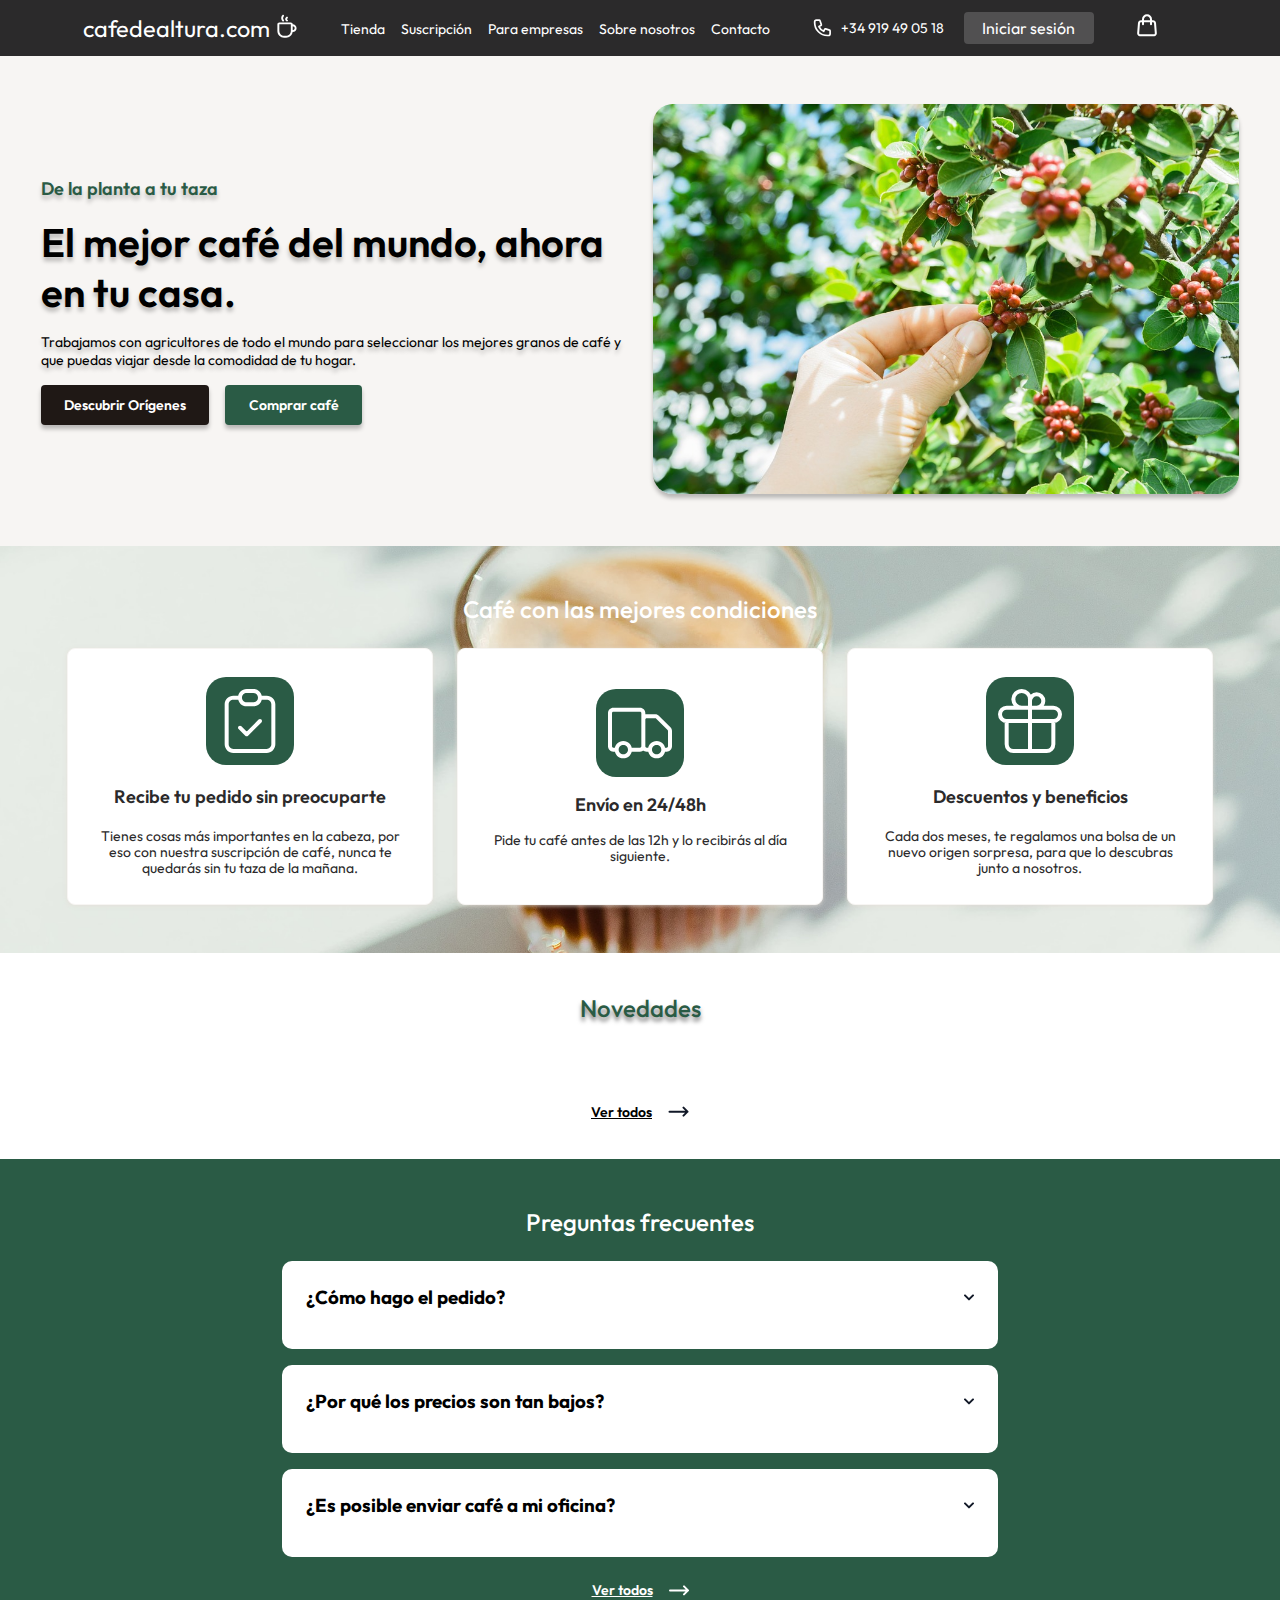
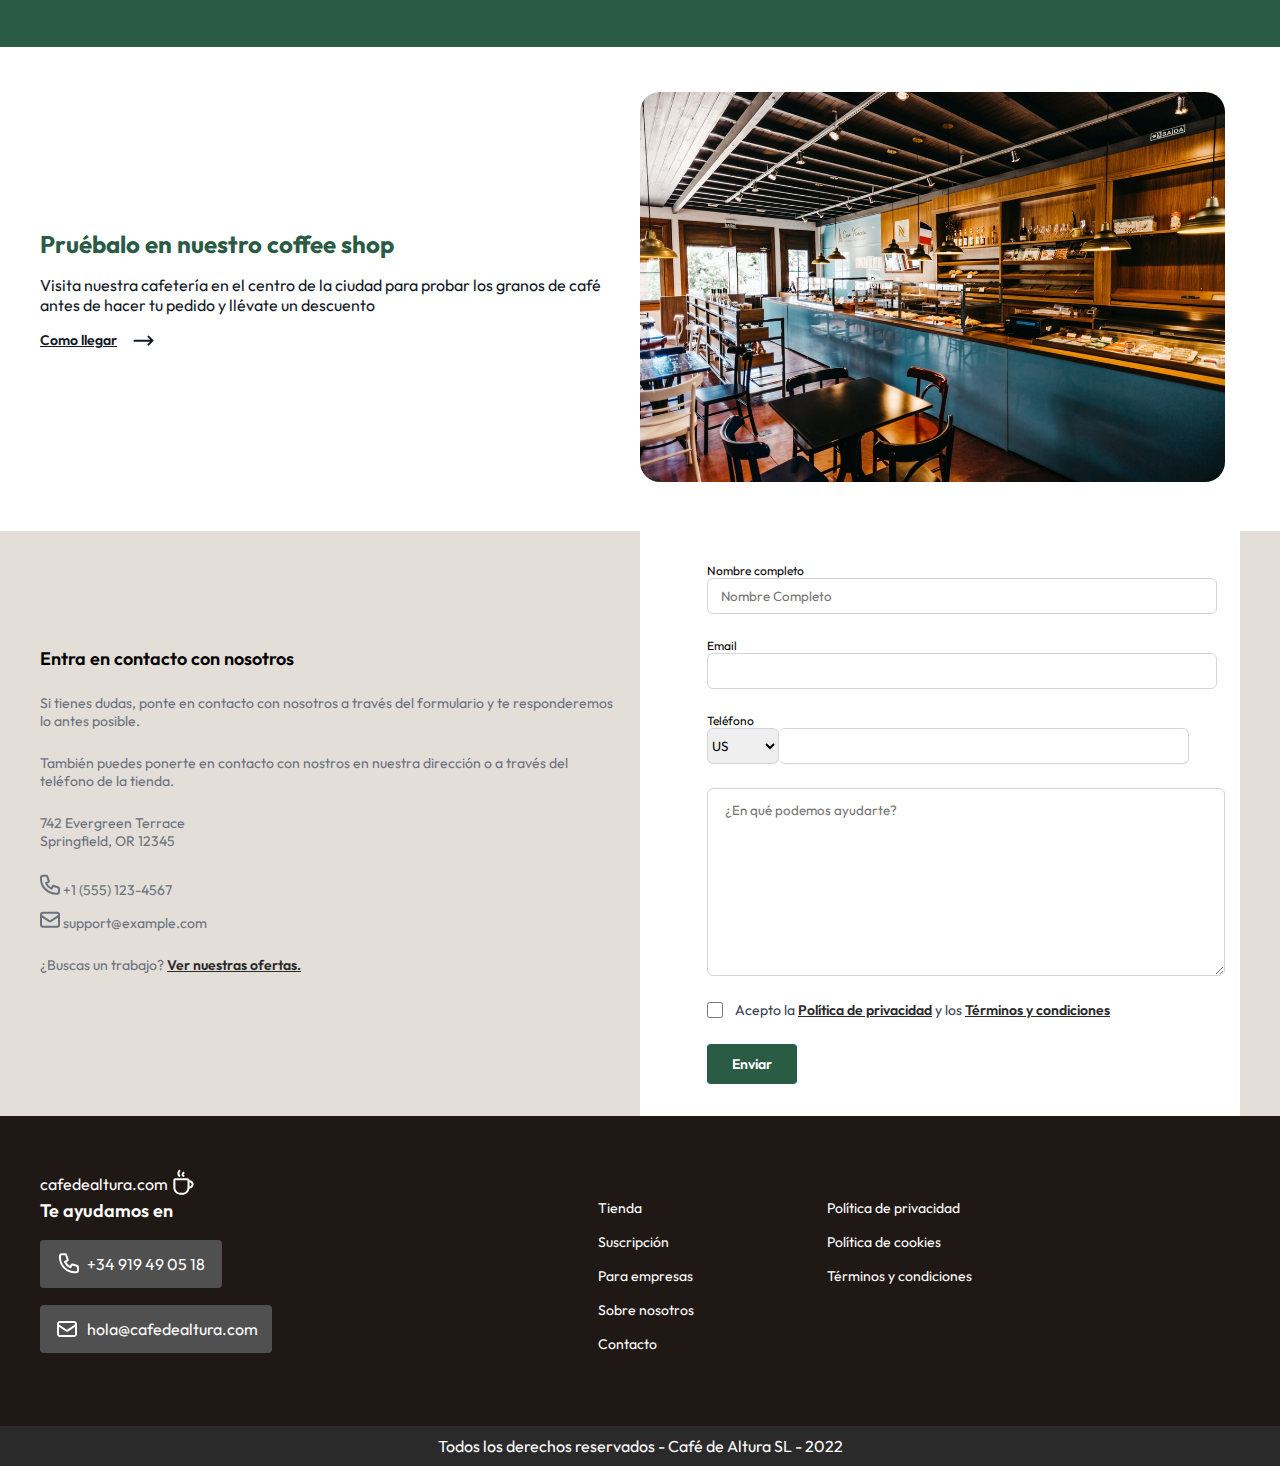
<file: index.html>
<!DOCTYPE html>
<html lang="en">

<head>
    <meta charset="UTF-8">
    <meta http-equiv="X-UA-Compatible" content="IE=edge">
    <meta name="viewport" content="width=device-width, initial-scale=1.0">

    <link rel="preconnect" href="https://fonts.googleapis.com">
    <link rel="preconnect" href="https://fonts.gstatic.com" crossorigin>
    <link href="https://fonts.googleapis.com/css2?family=Outfit&display=swap" rel="stylesheet">
    <link rel="stylesheet" href="assets/indexStyles.css">
    <title>Café de altura</title>
</head>

<body>
    <!--Marcos Gutierrez Moya-->
    <!--Promo full time-->
    <nav id="navBar">
        <section> <!-- 1) Nombre-->
            <div>
                <a href="index.html">cafedealtura.com</a>
            </div>
            <div>
                <img src="assets/img/cafeLogo.svg" alt="simbolo cafe">
            </div>
        </section>
        <section> <!-- 2) Páginas-->
            <div>
                <a href="assets/pages/tienda.html">Tienda</a>
            </div>
            <div>
                <a href="assets/pages/Suscripción.html">Suscripción</a>
            </div>
            <div>
                <a href="assets/pages/paraEmpresas.html">Para empresas</a>
            </div>
            <div>
                <a href="assets/pages/sobreNosotros.html">Sobre nosotros</a>
            </div>
            <div>
                <a href="assets/pages/contacto.html">Contacto</a>
            </div>
        </section>
        <section> <!-- 3) teléfono-->
            <div>
                <img src="assets/img/tlfLogo.svg" alt="Logo de teléfono">
                <a href="tel:+34919490518">+34 919 49 05 18</a>
            </div>
            <div>
                <input type="button" value="Iniciar sesión" id="initSesion">
            </div>
        </section>
        <section> <!-- 4) logo tienda-->
            <div>
                <a href="assets/pages/cesta.html">
                    <input type="image" src="assets/img/tiendaLogo.svg" alt="Logo de la cesta">
                </a>
            </div>
            <p id="cuentaProductos"></p>
        </section>
    </nav>
    <header id="head">
        <section>
            <div id="secTittle">
                <article>
                    <h3>De la planta a tu taza</h3>
                    <h1>El mejor café del mundo, ahora en tu casa.</h1>
                    <p>Trabajamos con agricultores de todo el mundo para seleccionar los mejores granos de café y que puedas
                        viajar desde la comodidad de tu hogar.</p>
                        <div>
                            <input type="button" value="Descubrir Orígenes">
                            <input type="button" value="Comprar café">
                        </div>
                </article>
                <aside>
                    <img src="assets/img/Planta-de-café.jpg" alt="Planta de café" id="imgPlantaCafe">
                </aside>
            </div>
        </section>
    </header>
    <div id="cajitas">
        <h2>Café con las mejores condiciones</h2>
        <section>
            <div class="cajitaGrande">
                <div>
                    <img src="assets/img/CheckLogo.svg" alt="logo check">
                </div>
                <h3>Recibe tu pedido sin preocuparte</h3>
                <p>Tienes cosas más importantes en la cabeza, por eso con nuestra suscripción de café, nunca te quedarás sin tu taza de la mañana.</p>
            </div>
            <div class="cajitaPequeña">
                <div>
                    <img src="assets/img/camionLogo.svg" alt="logo check">
                </div>
                <h3>Envío en 24/48h</h3>
                <p>Pide tu café antes de las 12h y lo recibirás al día siguiente.</p>
            </div>
            <div class="cajitaGrande">
                <div>
                    <img src="assets/img/regaloLogo.svg" alt="logo check">
                </div>
                <h3>Descuentos y beneficios</h3>
                <p>Cada dos meses, te regalamos una bolsa de un nuevo origen sorpresa, para que lo descubras junto a nosotros.</p>
            </div>
        </section>
    </div>
    <main id="bolsasCafe">
        <section>
            <h2 id="News">Novedades</h2>
            <div id="coffeePlace">
                <!-- <article>
                    <img src="assets/img/CoffeBags/CoffeeBagCR.svg" alt="bolsa cafe costa rica">
                    <div>
                        <input type="button" value="Costa Rica Tarrazú">
                        <p>9,00 €</p>
                    </div>
                    <input class="masProducto" type="button" value="Añadir">
                </article>
                <article>
                    <img src="assets/img/CoffeBags/CoffeeBagC.svg" alt="bolsa cafe colombia">
                    <div>
                        <input type="button" value="Colombia Los Naranjos">
                        <p>9,00 €</p>
                    </div>
                    <input class="masProducto" type="button" value="Añadir">
                </article>
                <article>
                    <img src="assets/img/CoffeBags/CoffeeBagLaos.svg" alt="bolsa cafe laos">
                    <div>
                        <input type="button" value="Laos Amanecer">
                        <p>9,00 €</p>
                    </div>
                    <input class="masProducto" type="button" value="Añadir">
                </article>
                <article>
                    <img src="assets/img/CoffeBags/CoffeeBagE.svg" alt="bolsa cafe etiopia">
                    <div>
                        <input type="button" value="Etiopía Yrgacheff">
                        <p>9,00 €</p>
                    </div>
                    <input class="masProducto" type="button" value="Añadir">
                </article> -->
            </div>
            <article>
                <a href="">Ver todos</a>
                <img src="assets/img/flecha.svg" alt="flecha">
            </article>
        </section>
    </main>
    <article id="faq">
        <h2>Preguntas frecuentes</h2>
        <main>
            <article>
                <section>
                    <h3>¿Cómo hago el pedido?</h3>
                    <img id="flecha1" class="flechaFaq" src="assets/img/flechitaAbajo.svg" alt="abierto">
                    <!-- <input type="button" value="^"> -->
                </section>
                <!-- <img src="assets/img/Divider.png" alt=""> -->
                <div class="FAQtext" id="faq1">
                    <div class="separador"></div>
                    <p>Selecciona el café que desees probar y completa el proceso de compra. Si lo prefieres, te preguntaremos cada cuánto quieres que te lo mandemos a casa y así nunca te quedarás sin café.</p>
                </div>
            </article>
            <article>
                <section>
                    <h3>¿Por qué los precios son tan bajos?</h3>
                    <img id="flecha2" class="flechaFaq" src="assets/img/flechitaAbajo.svg" alt="abierto">
                    <!-- <input type="button" value="^"> -->
                </section>
                <!-- <img src="assets/img/Divider.png" alt=""> -->
                <div class="FAQtext" id="faq2">
                    <div class="separador"></div>
                    <p>Viajamos constantemente para encontrar los mejores granos y a los agricultores más exigentes. Si podemos ofrecerte estos precios es porque tratamos directamente con los productores de café, sin intermediarios. Así obtenemos el mejor precio para ti y la persona que está detrás de los granos de café recibe el mayor beneficio posible. </p>
                </div>
            </article>
            <article>
                <section>
                    <h3>¿Es posible enviar café a mi oficina?</h3>
                    <img id="flecha3" class="flechaFaq"src="assets/img/flechitaAbajo.svg" alt="cerrado">
                    <!-- <input type="button" value="^"> -->
                </section>
                <!-- <img src="assets/img/Divider.png" alt=""> -->
                <div class="FAQtext" id="faq3">
                    <div class="separador"></div>
                    <p>Si, pero solo si te haces VIP.</p>
                </div>
            </article>
        </main>
        <article>
            <a href="assets/pages/sobreNosotros.html">Ver todos </a>
            <img src="assets/img/flechaBlanca.svg" alt="flecha">
        </article>
    </article>
    <article id="info">
        <div>
            <section>
                <h2>Pruébalo en nuestro coffee shop</h2>
                <p>Visita nuestra cafetería en el centro de la ciudad para probar los granos de café antes de hacer tu pedido y llévate un descuento</p>
                <article>
                    <a href="">Como llegar</a>
                    <img src="assets/img/flecha.svg" alt="flecha">
                </article>
            </section>
            <aside>
                <img src="assets/img/restaurante.jpg" alt="foto del lugar">
            </aside>
        </div>
    </article>
    <section id="formPage">
        <article> <!--parte izq-->
            <div>
                <header>
                    <h3>Entra en contacto con nosotros</h3>
                    <p>Si tienes dudas, ponte en contacto con nosotros a través del formulario y te responderemos lo antes posible.</p>
                </header>
                <main>
                    <p>También puedes ponerte en contacto con nostros en nuestra dirección o a través del teléfono de la tienda.</p>
                    <p>742 Evergreen Terrace<br>Springfield, OR 12345</p>
                    <div>
                        <p><img src="assets/img/tlfLogoGris.svg" alt="telefoncito"> +1 (555) 123-4567</p>
                        <p><img src="assets/img/mailLogoGris.svg" alt="logo correo"> support@example.com</p>
                    </div>
                    <p>
                        ¿Buscas un trabajo? 
                        <a href="assets/pages/paraEmpresas.html">Ver nuestras ofertas.</a>
                    </p>
                </main>
            </div>
        </article>
        <aside> <!--formulario-->
            <form id="submit">
                <div class="form-field">
                    <label for="username">Nombre completo</label>
                    <input type="text" id="username" name="username" required autocomplete="off" placeholder="Nombre Completo">
                    <small></small>
                </div>
                <div class="form-field">
                    <label for="email">Email</label>
                    <input type="email" id="email" name="email" required autocomplete="off">
                    <small></small>
                </div>
                <div class="form-field">
                    <label for="tlf">Teléfono</label>
                    <div>
                        <select name="pais" id="pais">
                            <option value="US">US</option>
                            <option value="ESP">ESP</option>
                        </select>
                        <!-- <datalist id="dl" style="width: 10%;">
                            <option value="US">US</option>
                            <option value="ESP">ESP</option>
                        </datalist> -->
                        <input type="number" id="tlf" name="tlf" min="0" minlength="9" maxlength="9" list="pais" required autocomplete="off">
                    </div>
                    <small></small>
                </div>
                <div class="form-field">
                    <p></p>
                    <textarea name="opinion" id="opinion" cols="30" rows="10" placeholder="¿En qué podemos ayudarte?"></textarea>
                    <small></small>
                </div>
                <div>
                    <input type="checkbox" name="politicas" id="politicas">
                    <p>
                        Acepto la <a href="">Política de privacidad</a> y los <a href="">Términos y condiciones</a>
                    </p>
                </div class="form-field">
                <button type="submit">Enviar</button>
            </form>
        </aside>
    </section>
    <footer>
        <div>
            <section> <!-- 1) Nombre-->
                <div>
                    <a href="index.html">cafedealtura.com</a>
                </div>
                <div>
                    <img src="assets/img/cafeLogo.svg" alt="simbolo cafe">
                </div>
            </section>
            <article>
                <aside>
                    <p>Te ayudamos en</p>
                    <div>
                        <img src="assets/img/tlfLogo.svg" alt="">
                        <p>+34 919 49 05 18</p>
                    </div>
                    <div>
                        <img src="assets/img/Mail.png" alt="">
                        <p>hola@cafedealtura.com</p>
                    </div>
                </aside>
                <aside>
                    <section>
                        <a href="assets/pages/tienda.html">Tienda</a>
                        <a href="assets/pages/Suscripción.html">Suscripción</a>
                        <a href="assets/pages/paraEmpresas.html">Para empresas</a>
                        <a href="assets/pages/sobreNosotros.html">Sobre nosotros</a>
                        <a href="assets/pages/contacto.html">Contacto</a>
                    </section>
                </aside>
                <aside>
                    <section>
                        <a href="assets/pages/tienda.html">Política de privacidad</a>
                        <a href="assets/pages/Suscripción.html">Política de cookies</a>
                        <a href="assets/pages/paraEmpresas.html">Términos y condiciones</a>
                    </section>
                </aside>
            </article>
        </div>
    </footer>
    <div>
        <p>Todos los derechos reservados - Café de Altura SL - 2022</p>
    </div>
    <script type="module" src="assets/js/main.js"></script>
</body>

</html>
</file>
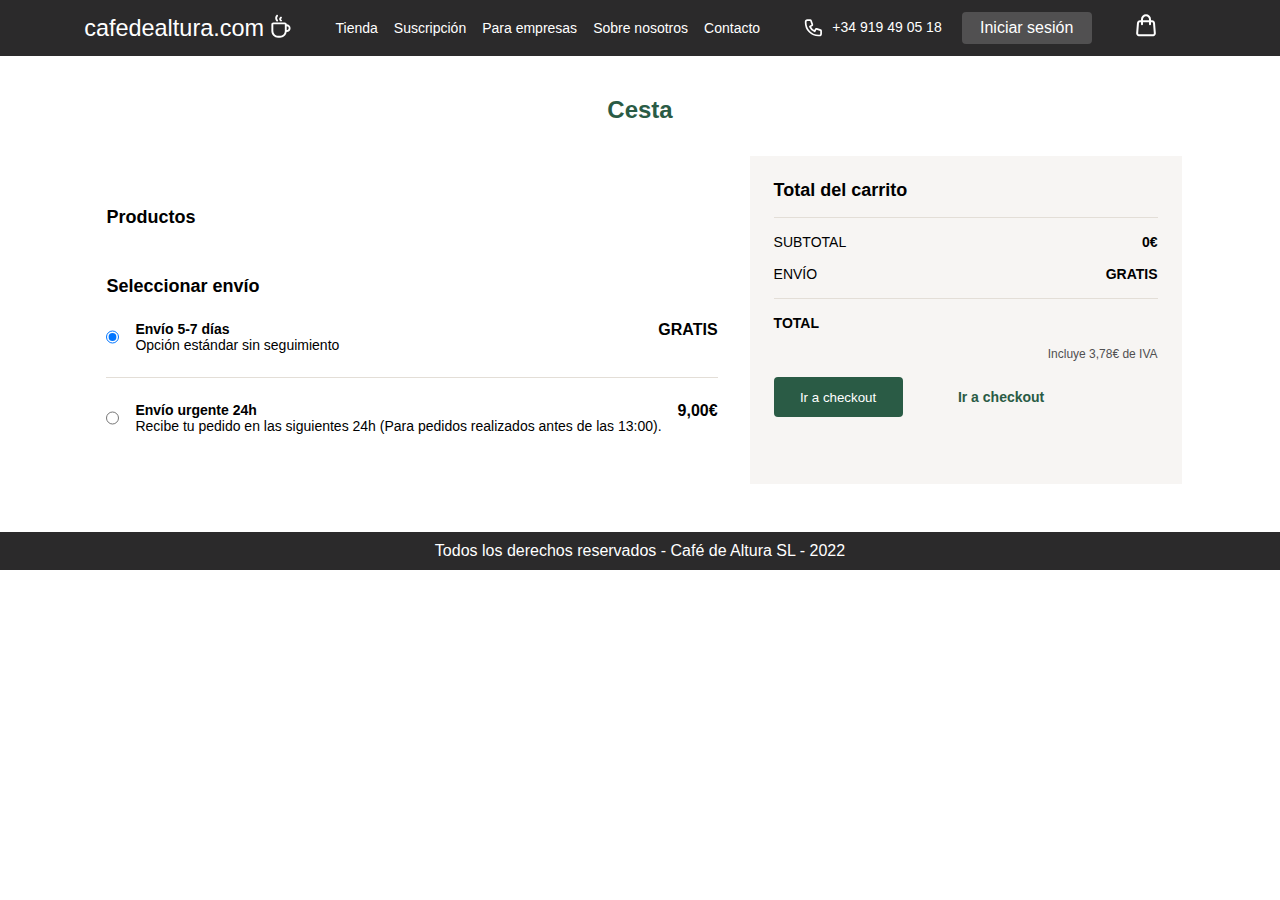
<file: assets/pages/cesta.html>
<!DOCTYPE html>
<html lang="en">
<head>
    <meta charset="UTF-8">
    <meta http-equiv="X-UA-Compatible" content="IE=edge">
    <meta name="viewport" content="width=device-width, initial-scale=1.0">
    <link rel="stylesheet" href="../indexStyles.css">
    <link rel="stylesheet" href="../cestaStyle.css">
    <title>Cesta</title>
</head>
<body>
    <nav id="navBar">
        <section> <!-- 1) Nombre-->
            <div>
                <a href="../../index.html">cafedealtura.com</a>
            </div>
            <div>
                <img src="../img/cafeLogo.svg" alt="simbolo cafe">
            </div>
        </section>
        <section> <!-- 2) Páginas-->
            <div>
                <a href="tienda.html">Tienda</a>
            </div>
            <div>
                <a href="Suscripción.html">Suscripción</a>
            </div>
            <div>
                <a href="paraEmpresas.html">Para empresas</a>
            </div>
            <div>
                <a href="sobreNosotros.html">Sobre nosotros</a>
            </div>
            <div>
                <a href="contacto.html">Contacto</a>
            </div>
        </section>
        <section> <!-- 3) teléfono-->
            <div>
                <img src="../img/tlfLogo.svg" alt="Logo de teléfono">
                <a href="tel:+34919490518">+34 919 49 05 18</a>
            </div>
            <div>
                <input type="button" value="Iniciar sesión" id="initSesion">
            </div>
        </section>
        <section> <!-- 4) logo tienda-->
            <div>
                <a href="cesta.html">
                    <input type="image" src="../img/tiendaLogo.svg" alt="Logo de la cesta">
                </a>
            </div>
            <p id="cuentaProductos"></p>
        </section>
    </nav>
    <main>
        <h2>Cesta</h2>
        <div>
            <article id="productos">
                <h3>Productos</h3>
                <div class="zonaProducto">
                    <!-- <article class="producto">
                        <div class="cantidad">
                            <div>
                                <img src="../img/logo-.svg" alt="minus logo">
                            </div>
                            <div>
                                <p class="cantidadProducto">1</p>
                            </div>
                            <div>
                                <img src="../img/logo+.svg" alt="plus logo">
                            </div>
                        </div>
                        <img class="imgProducto" src="../img/CoffeBags/CoffeeBagC.svg" alt="">
                        <div class="infoProducto">
                            <p><strong>Colombia Los Naranjos</strong></p>
                            <p>Paquete de café, 250 gr</p>
                        </div>
                        <h3 class="precioProducto"></h3>
                    </article> -->
                </div>
                <h3>Seleccionar envío</h3>
                <section>
                    <input type="radio" id="send" checked>
                    <div>
                        <p><strong>Envío 5-7 días</strong></p>
                        <p>Opción estándar sin seguimiento</p>
                    </div>
                    <p><strong id="sendPrice">GRATIS</strong></p>
                </section>
                <div class="separador"></div>
                <section>
                    <input type="radio" id="urgentSend">
                    <div>
                        <p><strong>Envío urgente 24h </strong></p>
                        <p>Recibe tu pedido en las siguientes 24h (Para pedidos realizados antes de las 13:00).</p>
                    </div>
                    <p id="urgentSendPrice"><strong >9,00€</strong></p>
                </section>
            </article>
            <aside id="prize">
                <h3>Total del carrito</h3>
                <div class="separador"></div>
                <section>
                    <p>SUBTOTAL</p>
                    <p><strong id="subtotal">0€</strong></p>
                </section>
                <section>
                    <p>ENVÍO</p>
                    <p><strong id="sendTotalPrice">GRATIS</strong></p>
                </section>
                <div class="separador"></div>
                <section>
                    <p><strong>TOTAL</strong></p>
                    <p><strong id="total"></strong></p>
                </section>
                <section>
                    <p></p>
                    <p style="color: #515051;font-size: 12px; font-weight: 400;">Incluye 3,78€ de IVA</p>
                </section>
                <div>
                    <button id="cestaCheckout">Ir a checkout</button>
                    <button id="cestaSeguirComprando">Ir a checkout</button>
                </div>
            </aside>
        </div>
    </main>
    <div>
        <p>Todos los derechos reservados - Café de Altura SL - 2022</p>
    </div>
    <script type="module" src="../js/main.js"></script>
</body>
</html>
</file>
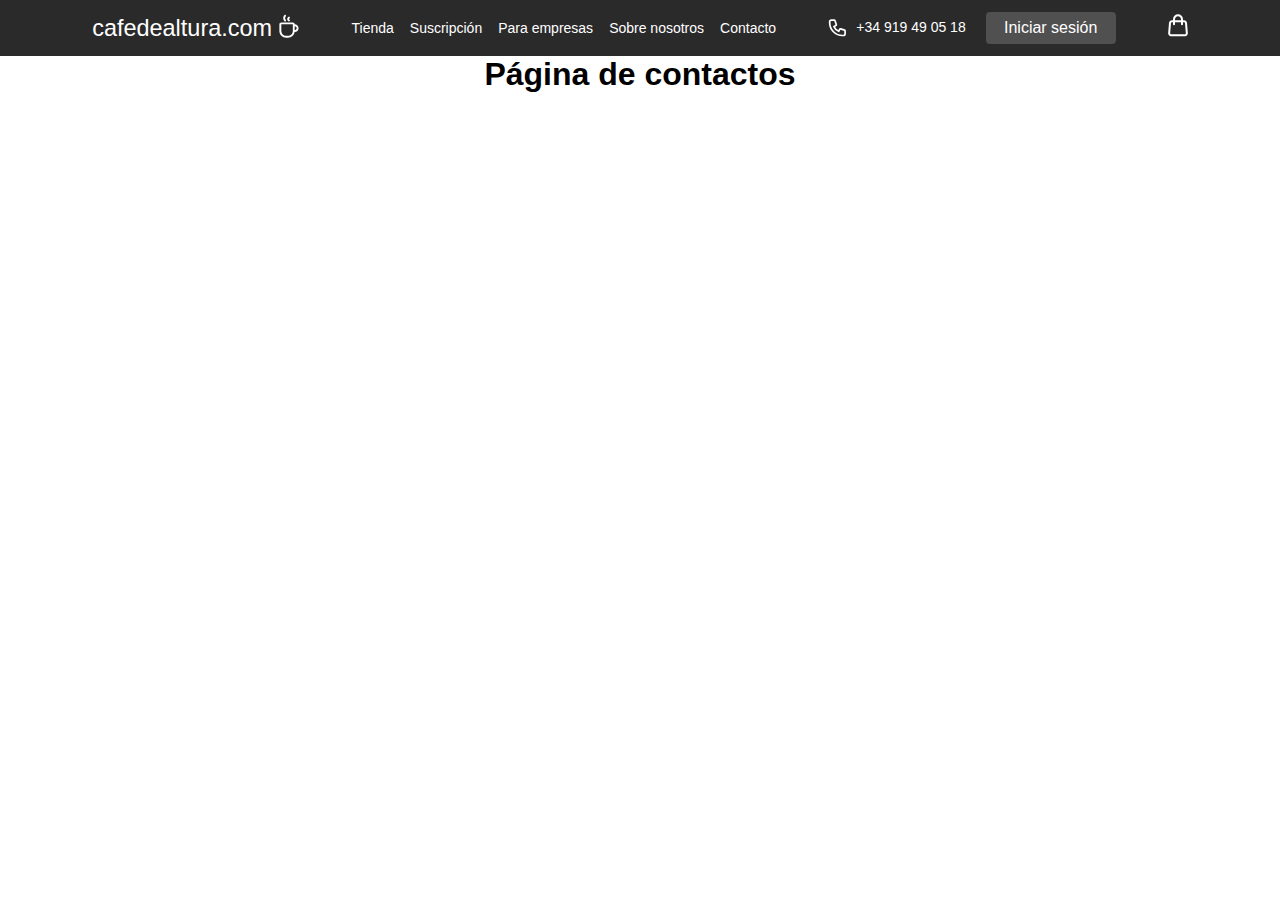
<file: assets/pages/contacto.html>
<!DOCTYPE html>
<html lang="en">
<head>
    <meta charset="UTF-8">
    <meta http-equiv="X-UA-Compatible" content="IE=edge">
    <meta name="viewport" content="width=device-width, initial-scale=1.0">
    <link rel="stylesheet" href="../indexStyles.css">
    <title>Contacto</title>
</head>
<body>
    <header id="head">
        <nav id="navBar">
            <section> <!-- 1) Nombre-->
                <div>
                    <a href="../../index.html">cafedealtura.com</a>
                </div>
                <div>
                    <img src="../img/cafeLogo.svg" alt="simbolo cafe">
                </div>
            </section>
            <section> <!-- 2) Páginas-->
                <div>
                    <a href="tienda.html">Tienda</a>
                </div>
                <div>
                    <a href="Suscripción.html">Suscripción</a>
                </div>
                <div>
                    <a href="paraEmpresas.html">Para empresas</a>
                </div>
                <div>
                    <a href="sobreNosotros.html">Sobre nosotros</a>
                </div>
                <div>
                    <a href="contacto.html">Contacto</a>
                </div>
            </section>
            <section> <!-- 3) teléfono-->
                <div>
                    <img src="../img/tlfLogo.svg" alt="Logo de teléfono">
                    <a href="tel:+34919490518">+34 919 49 05 18</a>
                </div>
                <div>
                    <input type="button" value="Iniciar sesión" id="initSesion">
                </div>
            </section>
            <section> <!-- 4) logo tienda-->
                <div>
                    <a href="tienda.html">
                        <input type="image" src="../img/tiendaLogo.svg" alt="Logo de la tienda">
                    </a>
                </div>
            </section>
        </nav>
        <h1 style="text-align: center;">Página de contactos</h1>
    </header>
</body>
</html>
</file>
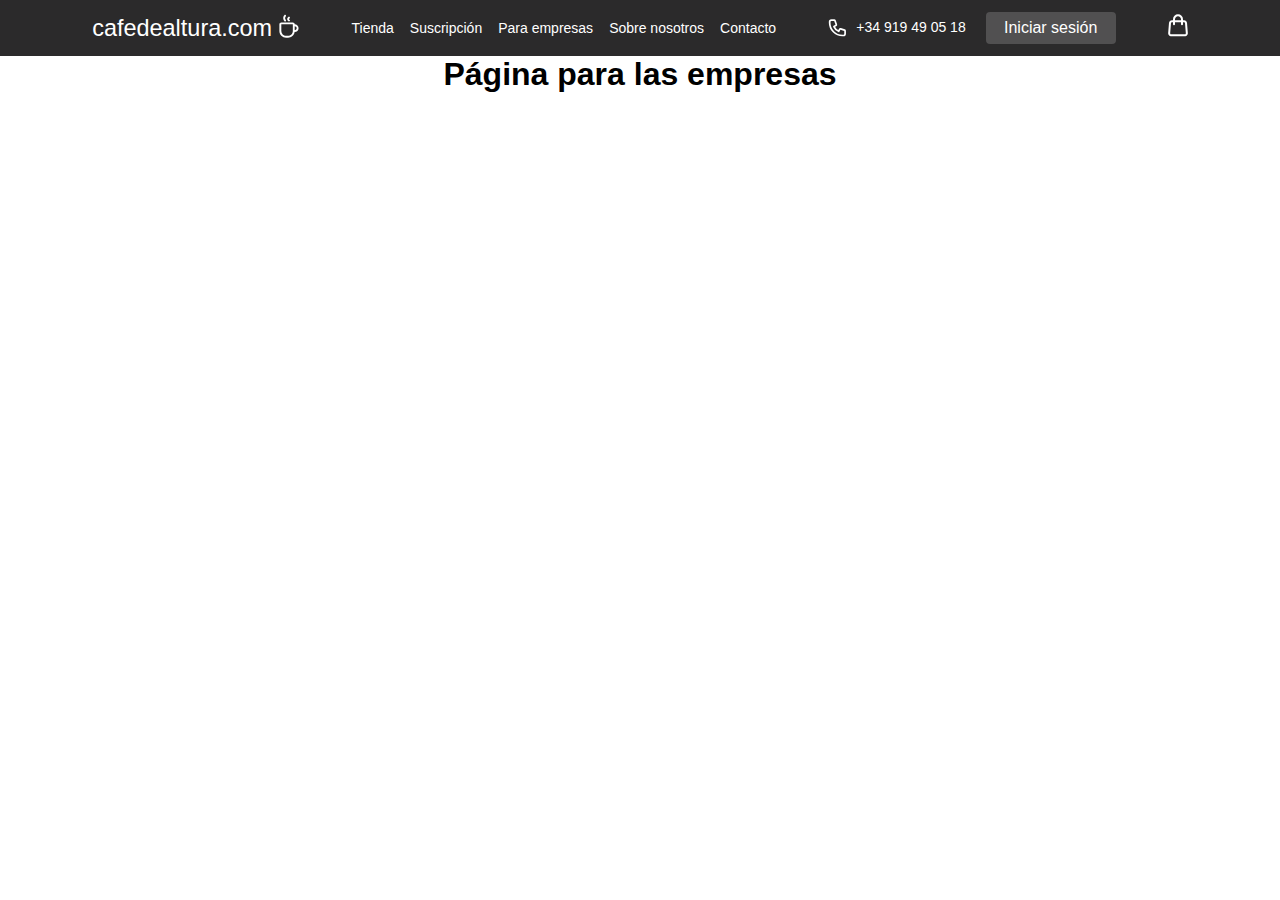
<file: assets/pages/paraEmpresas.html>
<!DOCTYPE html>
<html lang="en">
<head>
    <meta charset="UTF-8">
    <meta http-equiv="X-UA-Compatible" content="IE=edge">
    <meta name="viewport" content="width=device-width, initial-scale=1.0">
    <link rel="stylesheet" href="../indexStyles.css">
    <title>Para empresas</title>
</head>
<body>
    <header id="head">
        <nav id="navBar">
            <section> <!-- 1) Nombre-->
                <div>
                    <a href="../../index.html">cafedealtura.com</a>
                </div>
                <div>
                    <img src="../img/cafeLogo.svg" alt="simbolo cafe">
                </div>
            </section>
            <section> <!-- 2) Páginas-->
                <div>
                    <a href="tienda.html">Tienda</a>
                </div>
                <div>
                    <a href="Suscripción.html">Suscripción</a>
                </div>
                <div>
                    <a href="paraEmpresas.html">Para empresas</a>
                </div>
                <div>
                    <a href="sobreNosotros.html">Sobre nosotros</a>
                </div>
                <div>
                    <a href="contacto.html">Contacto</a>
                </div>
            </section>
            <section> <!-- 3) teléfono-->
                <div>
                    <img src="../img/tlfLogo.svg" alt="Logo de teléfono">
                    <a href="tel:+34919490518">+34 919 49 05 18</a>
                </div>
                <div>
                    <input type="button" value="Iniciar sesión" id="initSesion">
                </div>
            </section>
            <section> <!-- 4) logo tienda-->
                <div>
                    <a href="tienda.html">
                        <input type="image" src="../img/tiendaLogo.svg" alt="Logo de la tienda">
                    </a>
                </div>
            </section>
        </nav>
        <h1 style="text-align:center;">Página para las empresas</h1>
    </header>
</body>
</html>
</file>
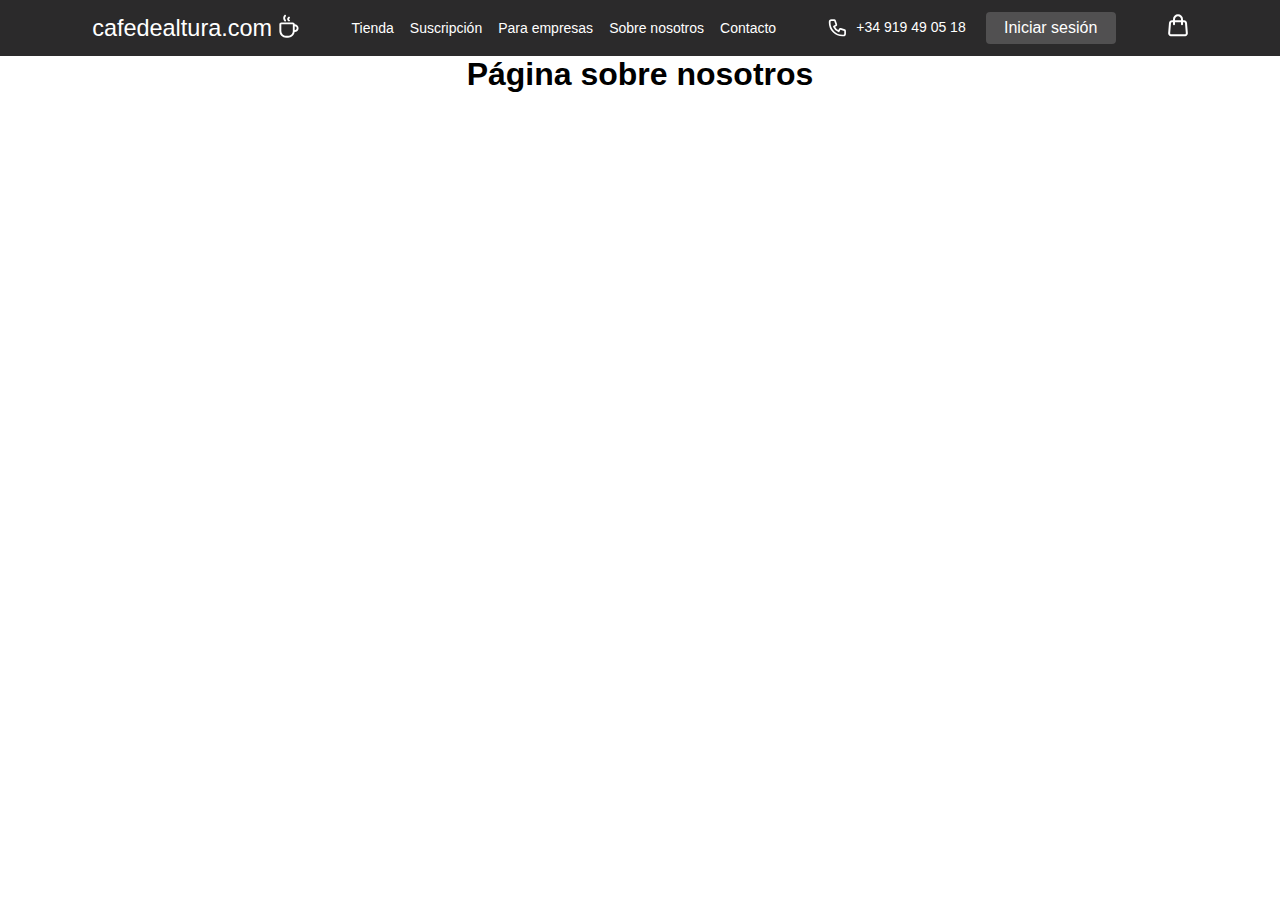
<file: assets/pages/sobreNosotros.html>
<!DOCTYPE html>
<html lang="en">
<head>
    <meta charset="UTF-8">
    <meta http-equiv="X-UA-Compatible" content="IE=edge">
    <meta name="viewport" content="width=ç, initial-scale=1.0">
    <link rel="stylesheet" href="../indexStyles.css">
    <title>Sobre Nosotros</title>
</head>
<body>
    <header id="head">
        <nav id="navBar">
            <section> <!-- 1) Nombre-->
                <div>
                    <a href="../../index.html">cafedealtura.com</a>
                </div>
                <div>
                    <img src="../img/cafeLogo.svg" alt="simbolo cafe">
                </div>
            </section>
            <section> <!-- 2) Páginas-->
                <div>
                    <a href="tienda.html">Tienda</a>
                </div>
                <div>
                    <a href="Suscripción.html">Suscripción</a>
                </div>
                <div>
                    <a href="paraEmpresas.html">Para empresas</a>
                </div>
                <div>
                    <a href="sobreNosotros.html">Sobre nosotros</a>
                </div>
                <div>
                    <a href="contacto.html">Contacto</a>
                </div>
            </section>
            <section> <!-- 3) teléfono-->
                <div>
                    <img src="../img/tlfLogo.svg" alt="Logo de teléfono">
                    <a href="tel:+34919490518">+34 919 49 05 18</a>
                </div>
                <div>
                    <input type="button" value="Iniciar sesión" id="initSesion">
                </div>
            </section>
            <section> <!-- 4) logo tienda-->
                <div>
                    <a href="tienda.html">
                        <input type="image" src="../img/tiendaLogo.svg" alt="Logo de la tienda">
                    </a>
                </div>
            </section>
        </nav>
        <h1 style="text-align:center;">Página sobre nosotros</h1>
    </header>
</body>
</html>
</file>
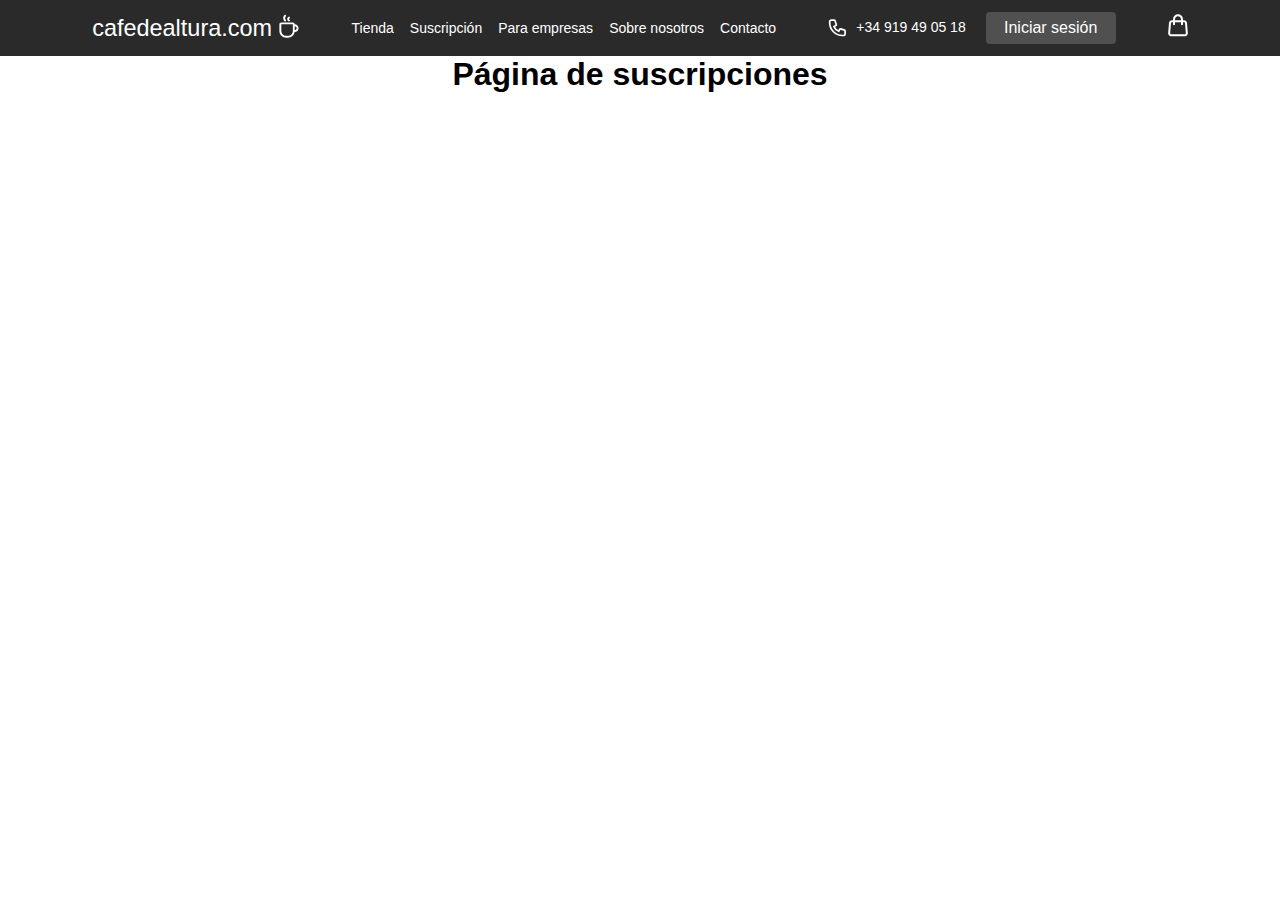
<file: assets/pages/Suscripción.html>
<!DOCTYPE html>
<html lang="en">
<head>
    <meta charset="UTF-8">
    <meta http-equiv="X-UA-Compatible" content="IE=edge">
    <meta name="viewport" content="width=device-width, initial-scale=1.0">
    <link rel="stylesheet" href="../indexStyles.css">
    <title>Suscripción</title>
</head>
<body>
    <header id="head">
        <nav id="navBar">
            <section> <!-- 1) Nombre-->
                <div>
                    <a href="../../index.html">cafedealtura.com</a>
                </div>
                <div>
                    <img src="../img/cafeLogo.svg" alt="simbolo cafe">
                </div>
            </section>
            <section> <!-- 2) Páginas-->
                <div>
                    <a href="tienda.html">Tienda</a>
                </div>
                <div>
                    <a href="Suscripción.html">Suscripción</a>
                </div>
                <div>
                    <a href="paraEmpresas.html">Para empresas</a>
                </div>
                <div>
                    <a href="sobreNosotros.html">Sobre nosotros</a>
                </div>
                <div>
                    <a href="contacto.html">Contacto</a>
                </div>
            </section>
            <section> <!-- 3) teléfono-->
                <div>
                    <img src="../img/tlfLogo.svg" alt="Logo de teléfono">
                    <a href="tel:+34919490518">+34 919 49 05 18</a>
                </div>
                <div>
                    <input type="button" value="Iniciar sesión" id="initSesion">
                </div>
            </section>
            <section> <!-- 4) logo tienda-->
                <div>
                    <a href="tienda.html">
                        <input type="image" src="../img/tiendaLogo.svg" alt="Logo de la tienda">
                    </a>
                </div>
            </section>
        </nav>
        <h1 style="text-align:center;">Página de suscripciones</h1>
    </header>
</body>
</html>
</file>
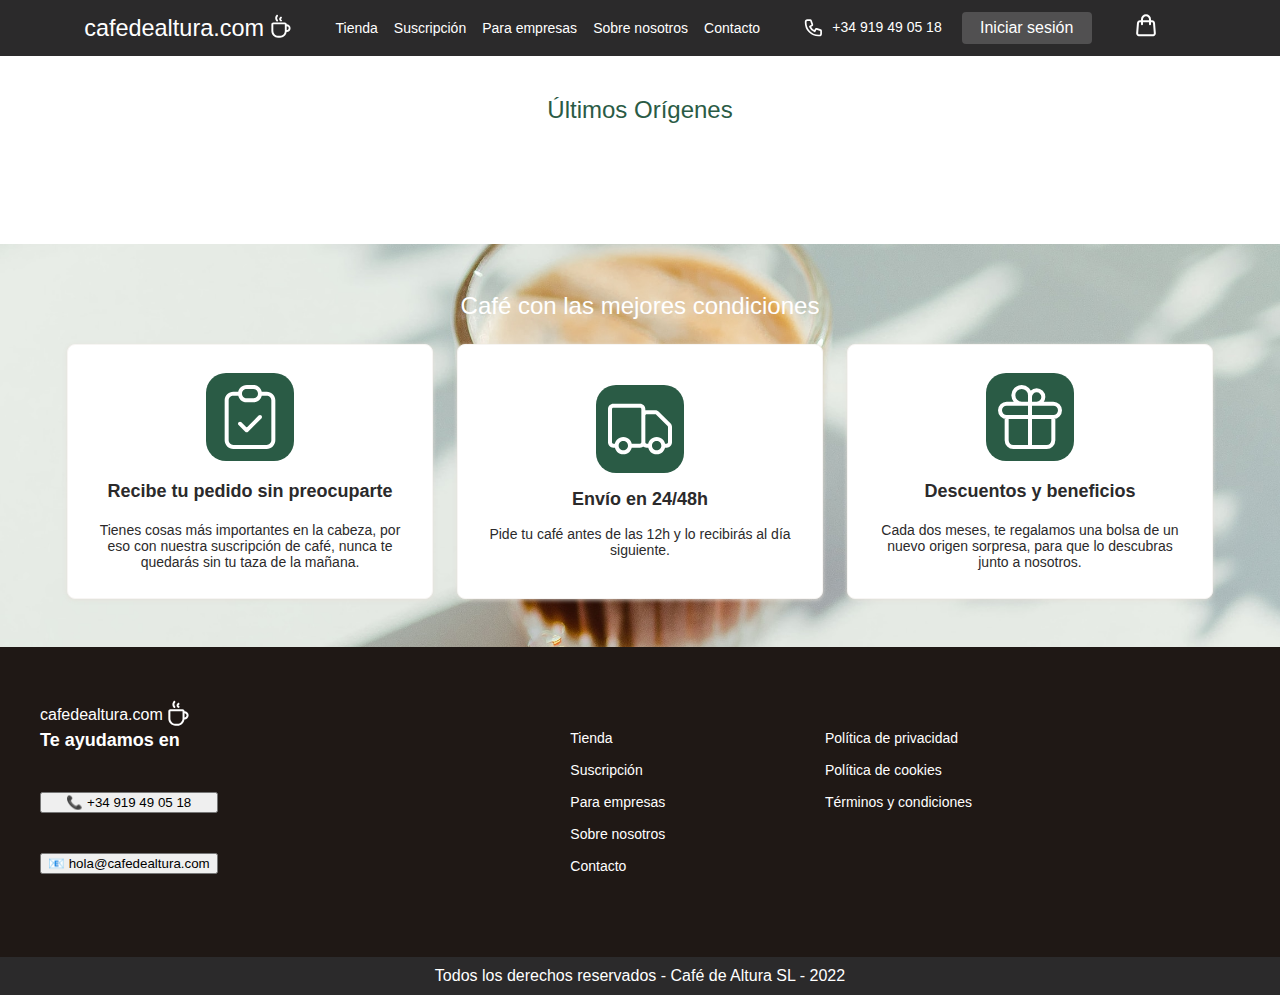
<file: assets/pages/tienda.html>
<!DOCTYPE html>
<html lang="en">
<head>
    <meta charset="UTF-8">
    <meta http-equiv="X-UA-Compatible" content="IE=edge">
    <meta name="viewport" content="width=device-width, initial-scale=1.0">
    <link rel="stylesheet" href="../indexStyles.css">
    <title>Tienda</title>
</head>
<body>
    <nav id="navBar">
        <section> <!-- 1) Nombre-->
            <div>
                <a href="../../index.html">cafedealtura.com</a>
            </div>
            <div>
                <img src="../img/cafeLogo.svg" alt="simbolo cafe">
            </div>
        </section>
        <section> <!-- 2) Páginas-->
            <div>
                <a href="tienda.html">Tienda</a>
            </div>
            <div>
                <a href="Suscripción.html">Suscripción</a>
            </div>
            <div>
                <a href="paraEmpresas.html">Para empresas</a>
            </div>
            <div>
                <a href="sobreNosotros.html">Sobre nosotros</a>
            </div>
            <div>
                <a href="contacto.html">Contacto</a>
            </div>
        </section>
        <section> <!-- 3) teléfono-->
            <div>
                <img src="../img/tlfLogo.svg" alt="Logo de teléfono">
                <a href="tel:+34919490518">+34 919 49 05 18</a>
            </div>
            <div>
                <input type="button" value="Iniciar sesión" id="initSesion">
            </div>
        </section>
        <section> <!-- 4) logo tienda-->
            <div>
                <a href="cesta.html">
                    <input type="image" src="../img/tiendaLogo.svg" alt="Logo de la cesta">
                </a>
            </div>
            <p id="cuentaProductos"></p>
        </section>
    </nav>
    <main id="bolsasCafe">
        <section>
            <h2>Últimos Orígenes</h2>
            <div id="coffeePlace1">
                <!-- <article>
                    <img src="../img/CoffeBags/CoffeeBagCR.svg" alt="bolsa cafe costa rica">
                    <div>
                        <input type="button" value="Costa Rica Tarrazú">
                        <p>9,00 €</p>
                    </div>
                    <input type="button" value="Añadir">
                </article>
                <article>
                    <img src="../img/CoffeBags/CoffeeBagC.svg" alt="bolsa cafe colombia">
                    <div>
                        <input type="button" value="Colombia Los Naranjos">
                        <p>9,00 €</p>
                    </div>
                    <input type="button" value="Añadir">
                </article>
                <article>
                    <img src="../img/CoffeBags/CoffeeBagLaos.svg" alt="bolsa cafe laos">
                    <div>
                        <input type="button" value="Laos Amanecer">
                        <p>9,00 €</p>
                    </div>
                    <input type="button" value="Añadir">
                </article>
                <article>
                    <img src="../img/CoffeBags/CoffeeBagE.svg" alt="bolsa cafe etiopia">
                    <div>
                        <input type="button" value="Etiopía Yrgacheff">
                        <p>9,00 €</p>
                    </div>
                    <input type="button" value="Añadir">
                </article> -->
            </div>
            <div id="coffeePlace2">
                <!-- <article>
                    <img src="../img/CoffeBags/CoffeeBagNdunduri.svg" alt="bolsa cafe laos">
                    <div>
                        <input type="button" value="Kenia Ndunduri">
                        <p>15,00 €</p>
                    </div>
                    <input type="button" value="Añadir">
                </article>
                <article>
                    <img src="../img/CoffeBags/CoffeebagSidamo.svg" alt="bolsa cafe etiopia">
                    <div>
                        <input type="button" value="Etiopía Sidamo">
                        <p>17,00 €</p>
                    </div>
                    <input type="button" value="Añadir">
                </article>
                <article>
                    <img src="../img/CoffeBags/CoffeeBagMonteBello.svg" alt="bolsa cafe costa rica">
                    <div>
                        <input type="button" value="Costa Rica Monte Bello">
                        <p>12,00 €</p>
                    </div>
                    <input type="button" value="Añadir">
                </article>
                <article>
                    <img src="../img/CoffeBags/CoffeeBagLaCasita.svg" alt="bolsa cafe colombia">
                    <div>
                        <input type="button" value="Colombia La casita">
                        <p>9,00 €</p>
                    </div>
                    <input type="button" value="Añadir">
                </article> -->
            </div>
        </section>
    </main>
    <div id="cajitas">
        <h2>Café con las mejores condiciones</h2>
        <section>
            <div class="cajitaGrande">
                <div>
                    <img src="../img/CheckLogo.svg" alt="logo check">
                </div>
                <h3>Recibe tu pedido sin preocuparte</h3>
                <p>Tienes cosas más importantes en la cabeza, por eso con nuestra suscripción de café, nunca te quedarás sin tu taza de la mañana.</p>
            </div>
            <div class="cajitaPequeña">
                <div>
                    <img src="../img/camionLogo.svg" alt="logo check">
                </div>
                <h3>Envío en 24/48h</h3>
                <p>Pide tu café antes de las 12h y lo recibirás al día siguiente.</p>
            </div>
            <div class="cajitaGrande">
                <div>
                    <img src="../img/regaloLogo.svg" alt="logo check">
                </div>
                <h3>Descuentos y beneficios</h3>
                <p>Cada dos meses, te regalamos una bolsa de un nuevo origen sorpresa, para que lo descubras junto a nosotros.</p>
            </div>
        </section>
    </div>
    <footer>
        <div>
            <section> <!-- 1) Nombre-->
                <div>
                    <a href="../../index.html">cafedealtura.com</a>
                </div>
                <div>
                    <img src="../img/cafeLogo.svg" alt="simbolo cafe">
                </div>
            </section>
            <article>
                <aside>
                    <p>Te ayudamos en</p>
                    <input type="button" value="&#x1F4DE +34 919 49 05 18">
                    <input type="button" value="&#128231 hola@cafedealtura.com">
                </aside>
                <aside>
                    <section>
                        <a href="tienda.html">Tienda</a>
                        <a href="Suscripción.html">Suscripción</a>
                        <a href="paraEmpresas.html">Para empresas</a>
                        <a href="sobreNosotros.html">Sobre nosotros</a>
                        <a href="contacto.html">Contacto</a>
                    </section>
                </aside>
                <aside>
                    <section>
                        <a href="tienda.html">Política de privacidad</a>
                        <a href="Suscripción.html">Política de cookies</a>
                        <a href="paraEmpresas.html">Términos y condiciones</a>
                    </section>
                </aside>
            </article>
        </div>
    </footer>
    <div>
        <p>Todos los derechos reservados - Café de Altura SL - 2022</p>
    </div>
    <script type="module" src="../js/main.js"></script>
</body>
</html>
</file>
<file: assets/indexStyles.css>
*{
    font-family: 'Outfit', sans-serif;
    margin: 0;
}
body{
    display: flex;
    flex-direction: column;
    /* align-items: stretch; */
    /* width: 1280px; */
}
#head{
    display:flex;
    flex-direction: column;
}
/*#region NavBar*/
#navBar{
    display: flex;
    justify-content: space-evenly;
    position: sticky;
    top: 0;
    background-color: #2B2A2B;
    padding: 12px 40px;
}
#navBar>section{
    display: flex;
    align-items: center;
    gap: 24px;
}
#navBar>section>div>a{
    text-decoration: none;
    font-family: 'Outfit', sans-serif;
    font-size: 23.46px;
    color: white;
}
#navBar>section:nth-child(2)>div:hover{
    padding: 6px;
    border-radius: 10px;
    background-color: #3F3E3F;
}
#navBar>section:first-child{
    display: flex;
    gap: 7px;
}
#navBar>section:first-child>div:nth-child(2)>img{
    height: 24.95px;
    width: 20.29px;
}
#navBar>section:nth-child(2){
    display: flex;
    gap: 16px;
    align-items: center;
}
#navBar>section:nth-child(2)>div>a{
    gap: 8px;
    font-size: 14px;
}
#navBar>section:nth-child(3){
    gap: 20px;
    display: flex;
    align-items: center;
    justify-content: space-around;
}
#navBar>section:nth-child(3)>div:nth-child(1){
    display: flex;
}
#navBar>section:nth-child(3)>div:nth-child(1)>a{
    font-size: 14px;
    color: white;
}
#navBar>section:nth-child(3)>div:nth-child(1)>img{
    width: 18px;
    height: 18px;
    margin-right: 10px;
}
#navBar>section:nth-child(3)>div:nth-child(2)>input{
    border-radius: 4px;
    background-color: #515051;
    border:0 ;
    color: white;
    font-size: 16px;
    height: 32px;
    width: 130px;
}
#cuentaProductos{
    background-color: red;
    color: white;
    border-radius: 30px;
    text-align: center;
    position: relative;
    right: 1rem;
    bottom: 0.5rem;
    font-size: 14px;
    width: 1rem;
}
/*#endregion */

/*#region Articulo e imagen en el header*/
#head>section{
    background-color: #E3DED74D;
}
#secTittle{
    display: flex;
    justify-content: center;
    align-items: center;
    margin:48px 40px;
    gap: 24px;
}
#secTittle>article{
    display:flex;
    flex-direction: column;
    width: 588px;
    gap: 16px;
}
#secTittle>article>h3{
    font-size: 18px;
    font-weight: 600;
    color: #2A5B45;
    height: 24px;
    margin: 0;
    text-shadow: 0 4px 4px rgba(0, 0, 0, 0.25);
}
#secTittle>article>h1{
    font-size: 40px;
    font-weight: 600;
    color: black;
    margin: 0;
    text-shadow: 0 4px 4px rgba(0, 0, 0, 0.25);
}
#secTittle>article>p{
    font-size: 14px;
    font-weight: 400;
    color: black;
    margin: 0;
    text-shadow: 0 4px 4px rgba(0, 0, 0, 0.25);
}
#secTittle>article>div{
    display: flex;
    gap: 16px;
    margin: 0;
}
#secTittle>article>div>input:nth-child(1){
    height: 40px;
    width: 168px;
    margin: 0;
    border: 0;
    border-radius: 4px;
    color: white;
    background-color: #1F1815;
    font-size: 14px;
    font-weight: 600;
    box-shadow: 0 4px 4px rgba(0, 0, 0, 0.25);
}
#secTittle>article>div>input:nth-child(2){
    height: 40px;
    width: 137px;
    margin: 0;
    border: 0;
    border-radius: 4px;
    color: white;
    background-color: #2A5B45;
    font-size: 14px;
    font-weight: 600;
    box-shadow: 0 4px 4px rgba(0, 0, 0, 0.25);
}

#head>section>div>aside>img{
    flex: 0 0 588px;
    /* width: 588px; */
    height: 390px;
    border-radius: 20px;
    box-shadow: 0 4px 4px rgba(0, 0, 0, 0.25);
}
/*#endregion*/

/*#region imagenen fondo café*/
#cajitas{
    display: flex;
    flex-direction: column;
    justify-content: center;
    align-items: center;
    gap: 24px;
    background-image: url(img/cafe.jpg);
    padding: 48px 142px;
    background-size:cover;
    background-position: center;
}
#cajitas>h2{ /*Titulo*/
    font-size: 24px;
    font-weight: 500;
    color: white;
    margin: 0;
}
#cajitas>section{
    display: flex;
    justify-content: center;
    align-items:stretch;
    gap: 24px;
}
#cajitas>section>div{ /*Cajitas*/
    display: flex;
    flex-direction: column;
    align-items: center;
    justify-content: space-evenly;
    gap: 16px;
    flex:0 0 316px;
    
    /* width: 316px; */
    /* height: 232px;  */
    
    background-color: white;
    border: 1px solid #F7F5F3;
    box-shadow: 0px 1px 4px rgba(227, 222, 215, 0.8);
    border-radius: 8px;
}
#cajitas>section>.cajitaGrande{
    padding: 24px;
}
#cajitas>section>.cajitaPequeña{
    padding: 40px 24px;
}
#cajitas>section>div>div{ /*imagen cajitas*/
    background-color: #2A5B45;
    display: flex;
    justify-content: center;
    align-items: center;
    
    /* width: 47px;
    height: 47px;     */
    
    border-radius: 20px;
    padding: 12px;
}
#cajitas>section>div>div>img{ /*imagen cajitas*/
    width: 64px;
    height: 64px;    
}
#cajitas>section>div>h3{ /*subtitulo*/
    color: #2B2A2B;
    font-size: 18px;
    font-weight: 600;
}
#cajitas>section>div>p{ /*párrafo*/
    color: #2B2A2B;
    font-size: 14px;
    font-weight: 400;
    line-height: 16px;
    text-align: center;
}

/*#endregion*/

/*#region Bolsas de café*/
#bolsasCafe>section{
    display: flex;    
    flex-direction: column;
    align-items: center;
    justify-content: space-between;
    background-color: white;
    gap: 40px;
    padding: 40px 0 ;
}
#bolsasCafe>section>h2{
    font-size: 24px;
    font-weight: 500;
    color: #2A5B45;
}
#bolsasCafe>section>#News{
    text-shadow: 0 4px 4px rgba(0, 0, 0, 0.5);
}
main>section>div{
    display: flex;
    justify-content: space-between;
    gap: 24px;
}
main>section>div>article{
    height: 391.39px;
    width: 282px;
    display: flex;
    flex-direction: column;
    align-items: center;
    gap: 24px;
    border: 1px solid #E3DED7;
    border-radius: 8px;
    padding-top: 24px;
    box-shadow: 0 4px 4px rgba(216, 211, 211, 0.5);
}
main>section>div>p:nth-child(2){
    font-size: 14px;
    font-weight: 400;
}
main>section>div>article>div{
    display: flex;
    flex-direction: column;
    align-items: center;
    gap: 12px;
}
main>section>div>article>div>input{
    background-color: transparent;
    border-color: transparent;
    font-size: 14px;
    font-weight: 600;
}
main>section>div>article:hover{
    background-color: #F7F5F3;
}
main>section>div>article>.masProducto{
    background-color: #2A5B45;
    color: white;
    border: 0;
    border-radius: 4px;
    padding: 8px;
}
main>section>div>article:not(.outStock)>.masProducto{
    cursor: pointer;
}
main>section>div>article:not(.outStock)>input:hover{
    background-color: #2A5B45B2;
}
main>section>div>article>div>p{
    margin: 0;
}
main>section>article{
    display: flex;
    align-items: center;
    gap: 16px;
}
main>section>article>a{
    font-size: 14px;
    font-weight: 600;
    height: 16px;
    width: 61px;
    color:black;
}
main>section>article>a>img{
    height: 8px;
    width: 18px;
    border-radius: 0px;
}
.outStock{
    filter: grayscale(50%);
}
/*#endregion*/

/*#region faq*/
#faq{
    background-color: #2A5B45;
    display: flex;
    flex-direction: column;
    align-items: center;
    padding:48px 386px;
    gap: 24px;
}
#faq>h2{
    color: white;
    font-size: 24px;
    font-weight: 500;
}
#faq>article{
    display: flex;
    align-items:center;
    gap: 16px;
}
#faq>article>a{
    color: white;
    font-size: 14px;
    font-weight: 600;
}
/*preguntas*/
#faq>main{
    display: flex;
    flex-direction: column;
    align-items: center;
    gap: 16px;
}
#faq>main>article{
    display: flex;
    flex-direction: column;
    align-items: flex-start;
    background-color: white;
    gap: 16px;

    width: 668px;
    padding: 24px;
    border-radius: 10px;
}
#faq>main>article>div{
    width: 100%;
}
#faq>main>article>div>.separador{
    height: 1px;
    width: 100%;
    background-color: #E3DED7;
    margin-bottom: 16px;
}
#faq>main>article>section{
    display: flex;
    justify-content: space-between;
    align-items: center;
    width: 668px;
}
#faq>main>article>section>img{
    cursor: pointer;
}
#faq>main>article>div>h3{
    font-size: 18px;
    font-weight: 600;
}
#faq>main>article>div>p{
    font-size: 13px;
    font-weight: 400;
}
#faq1.current-item{
    height: 50px;
}
#faq2.current-item{
    height: 80px;
}
#faq3.current-item{
    height: 35px;
}
.FAQtext{
    height: 0;
    overflow: hidden;
    transition: 1s ease height;
}
/*#endregion*/

/*#region info*/
#info>div{
    display: grid;
    grid-template-columns: 1fr 1fr;
    margin: 45px 40px;
}
#info>div>section{
    display: flex;
    flex-direction: column;
    align-items: flex-start;
    justify-content: center;
    gap: 16px;

    width: 588px;
    /* margin: 137px 24px 137px 0; */
}
#info>div>section>h2{
    color: #2A5B45;
}
#info>div>section>p{
    color: #111827;
}
#info>div>section>article{
    display: flex;
    align-items: center;
    gap: 16px;
}
#info>div>section>article>a{
    color: #111827;
    font-size: 14px;
    font-weight: 600;
}
#info>div>aside{
    width: 588px;
}
#info>div>aside>img{
    flex: 0 0 588px;
    height: 390px;
    /* width: 588px; */
    border-radius: 20px;
}
/*#endregion*/

/*#region Form*/
#formPage{
    display: grid;
    grid-template-columns: 1fr 1fr;
    background-color:#E3DED7;
}
#formPage>article{
    margin: 0;
    background-color:#E3DED7;
}
#formPage>article>div{
    margin: 116px 24px 116px 40px;
    display: flex;
    flex-direction: column;
    gap: 24px;
}
#formPage>article>div>header{
    display: flex;
    flex-direction:column;
    gap: 24px;
}
#formPage>article>div>header>h3{
    font-size: 18px;
    font-weight: 600;
    margin: 0;
}
#formPage>article>div>header>p{
    font-size: 14px;
    font-weight: 400;
    margin-bottom: 32px;
    color: #6B7280;
    margin: 0;
}
#formPage>article>div>main{
    display: flex;
    flex-direction:column;
    gap: 24px;
}
#formPage>article>div>main>p{
    font-size: 14px;
    font-weight: 400;
    color: #6B7280;
    margin: 0;
}
#formPage>article>div>main>div{
    display: flex;
    flex-direction: column;
    gap: 12px;
}
#formPage>article>div>main>div>p{
    font-size: 14px;
    font-weight: 400;
    margin: 0;
    color: #6B7280;
}
#formPage>article>div>main>p{
    font-size: 14px;
    font-weight: 400;
    margin: 0;
    color: #6B7280;
}
#formPage>article>div>main>p>a{
    font-size: 14px;
    font-weight: 600;
    margin: 0;
    color: #2B2A2B;
}

/*============= Parte de la drch ===============*/
#formPage>aside{
    margin-right: 40px;
    background-color: white;
}
#formPage>aside>form{
    display: flex;
    flex-direction: column;
    margin: 32px 51px 32px 67px;
    gap: 24px;
}
#formPage>aside>form>div>label{
    font-size: 12px;
    font-weight: 400;
}
#submit>div:nth-child(1):not(.error):not(.success)>input{
    border:1px solid #D1D5DB;
    /* box-shadow:0px 1px 2px rgba(0, 0, 0, 0.5);*/
    border-radius: 6px;
    height: fit-content;
    padding: 9px 13px;
    color: #6B7280;
    width: 100%;
}


/*============= Error o success zone ===========*/
#submit>.error>input{
    border:2px solid red;
    border-radius: 6px;
    height: fit-content;
    padding: 9px 13px;
    color: #6B7280;
    width: 100%;
}
#submit>.success>input{
    border:2px solid green;
    border-radius: 6px;
    height: fit-content;
    padding: 9px 13px;
    color: #6B7280;
    width: 100%;
}
#submit>.error>textarea{
    border:2px solid red;
    border-radius: 6px;
    height: fit-content;
    padding: 9px 13px;
    color: #6B7280;
    width: 100%;
}
#submit>.success>textarea{
    border:2px solid green;
    border-radius: 6px;
    height: fit-content;
    padding: 9px 13px;
    color: #6B7280;
    width: 100%;
}
#submit>.error>div>input{
    border:2px solid red;
    border-radius: 6px;
    height: fit-content;
    padding: 9px 13px;
    color: #6B7280;
    width: 100%;
}
#submit>.success>div>input{
    border:2px solid green;
    border-radius: 6px;
    height: fit-content;
    padding: 9px 13px;
    color: #6B7280;
    width: 100%;
}
/*================ Finish zone ==================*/


#formPage>aside>form>div:nth-child(2):not(.error):not(.success)>input{
    border:1px solid #D1D5DB;
    /* box-shadow:0px 1px 2px rgba(0, 0, 0, 0.5);*/
    border-radius: 6px;
    height: fit-content;
    padding: 9px 13px;
    width: 100%;
}
#formPage>aside>form>div:nth-child(3)>div{
    display: flex;
}
#formPage>aside>form>div:nth-child(3)>div>select{
    border:1px solid #D1D5DB;
    /* box-shadow:0px 1px 2px rgba(0, 0, 0, 0.5);*/
    border-radius: 6px;
    border-width: 1px;
    margin-right: 0;
    width: 15%;
}
#formPage>aside>form>div:nth-child(3):not(.error):not(.success)>div>input{
    border:1px solid #D1D5DB;
    /* box-shadow:0px 1px 2px rgba(0, 0, 0, 0.5);*/
    border-radius: 6px;
    border-width: 1px 1px 1px 0;
    width: 80%;
    height: fit-content;
    padding: 9px 13px;
    margin-left: 0;
}
#formPage>aside>form>div:nth-child(4):not(.error):not(.success)>textarea{
    border:1px solid #D1D5DB;
    /* box-shadow:0px 1px 2px rgba(0, 0, 0, 0.5);*/
    border-radius: 6px;
    width: 100%;
    padding: 13px 17px;

    color: #6B7280;
    margin: 0;
}
#formPage>aside>form>div:nth-child(4):not(.error):not(.success)>textarea:hover{
    border: 1px solid #9B9EA3;
}
#formPage>aside>form>div:nth-child(4):not(.error):not(.success)>textarea:focus{
    border: 2px solid #3F8F6B;
}
#formPage>aside>form>div:not(.error):not(.success)>input:hover{
    border: 1px solid #9B9EA3;
    /* background-color: blue; */
}
#formPage>aside>form>div:not(.error):not(.success)>input:focus{
    border: 2px solid #3F8F6B;
    outline: none;
    /* background-color: red; */
}
#formPage>aside>form>div:nth-child(5){
    display: flex;
    align-items: center;
    gap: 12px;
    margin: 0;
}
#formPage>aside>form>div:nth-child(5)>input{
    height: 20px;
    width: 16px;
}
#formPage>aside>form>div:nth-child(5)>p{
    font-size: 14px;
    font-weight: 400;
    color: #374151;;
}
#formPage>aside>form>div:nth-child(5)>p>a{
    font-size: 14px;
    font-weight: 600;
    color: #2B2A2B;
}
#formPage>aside>form>button{
    width: 90px;
    height: 40px;
    font-size: 14px;
    font-weight: 600;
    color: white;
    background-color: #2A5B45;
    border: 0;
    border-radius: 4px;
    margin: 0;
    cursor: pointer;
}
#formPage>aside>form>button:hover{
    background-color: #3F8F6B;
}
#submit>.form-field{
    display: flex;
    flex-direction: column;
}
#submit>.form-field>small{
    color: red;
}
/*#endregion*/

/*#region Footer*/
body>footer{
    height: 310px;
    background-color:#1F1815;
    display: flex;
    align-items: center;
    justify-content: center;
}
body>footer>div{
    display: flex;
    flex-direction: column;
    width: 1200px;
    height: 204px;
}
body>footer>div>section{
    display: flex;
    align-items: center;
}
body>footer>div>section>div:first-child>a{
    color: white;
    text-decoration: none;
    margin-right: 5px;
}
body>footer>div>article{
    display: flex;
    justify-content: space-between;
    margin-right:68px;
}
body>footer>div>article>aside:first-child{
    display: flex;
    flex-direction: column;
    justify-content: space-between;
    margin-right:68px;
    gap: 16px;
}
body>footer>div>article>aside:first-child>p{
    color: white;
    font-size: 18px;
    font-weight: 600;
}
body>footer>div>article>aside:first-child>div:nth-child(2){
    border-radius: 4px;
    width: 182px;
    height: 48px;
    border: 0;
    background-color: #515051;
    color: white;
    display: flex;
    justify-content: center;
    align-items: center;
    gap: 8px;
}
body>footer>div>article>aside:first-child>div:last-child{
    border-radius: 4px;
    width: 232px;
    height: 48px;
    border: 0;
    background-color: #515051;
    color: white;
    display: flex;
    justify-content: center;
    align-items: center;
    gap: 8px;
}
body>footer>div>article>aside:nth-child(2){
    margin-left: 125px;
}
body>footer>div>article>aside:nth-child(2)>section{
    display: flex;
    flex-direction: column;
    justify-content: space-between;
    gap: 16px;
}
body>footer>div>article>aside:nth-child(2)>section>a{
    color: white;
    font-size: 14px;
    font-weight: 400;
    text-decoration: none;
    margin: 0;
}
body>footer>div>article>aside:nth-child(3){
    margin-right: 200px;
}
body>footer>div>article>aside:nth-child(3)>section{
    display: flex;
    flex-direction: column;
    justify-content: space-between;
    gap: 16px;
}
body>footer>div>article>aside:nth-child(3)>section>a{
    color: white;
    font-size: 14px;
    font-weight: 400;
    margin: 0;
    text-decoration: none;
}
body>div{
    display: flex;
    justify-content: center;
    align-items: center;
    background-color: #2B2A2B;
}
body>div>p{
    color: white;
    margin: 10px 0;
}


/*#endregion*/
</file>
<file: assets/cestaStyle.css>
*{
    margin: 0;
}
/* #region body */
body>main{
    display: flex;
    flex-direction: column;
    align-items: center;
    padding: 40px;
    gap: 24px;
}
body>main>h2{
    font-size: 24px;
    font-weight: 600;
    color: #2A5B45;
}
body>main>div{
    display: flex;
    align-items:center;
    padding: 8px;
    gap: 24px;
}
body>main>div>article{
    display: flex;
    flex-direction: column;
    align-items: flex-start;
    padding: 8px;
    gap: 24px;
}
body>main>div>aside{
    display: flex;
    flex-direction: column;
    align-items: flex-start;
    padding: 8px;
    gap: 24px;
    background-color: #F7F5F3;;
}
/* #endregion */

/* #region articulos */
#productos>h3{
    font-size: 18px;
    font-weight: 600;
}
/*=========Envíos========*/
#productos>section{
    display: flex;
    justify-content: space-between;
    gap: 16px;
    width: 100%;
}
#productos>section>input{
    background-color: #2A5B45;
}
#productos>section>div{
    display: flex;
    flex-direction: column;
    width: 100%;
}
#productos>section>div>p{
    font-size: 14px;
    font-weight: 400;
}
/*========Productos==========*/
.producto{
    display: flex;
    gap: 24px;
}
.producto>.cantidad{
    display: flex;
    align-items: center;
    gap: 8px;
}
.producto>.cantidad>div>p{
    font-size: 12px;
    font-weight: 400;
    color: #2A5B45;
}
.producto>.cantidad>section{
    background: rgba(42, 91, 69, 0.1);
    border-radius: 200px;
    width: 24px;
    height: 24px;
    display: flex;
    align-items: center;
    justify-content: center;
}
.producto>.cantidad>div{
    width: 24px;
    height: 24px;
    cursor: pointer;
    display: flex;
    align-items: center;
    justify-content: center;
}

.producto>img{
    width: 55.66px;
}

.producto>.infoProducto{
    display: flex;
    flex-direction: column;
    align-items: flex-start;
    width: 506.34px;
}
.producto>.infoProducto>p:first-child{
    font-size: 14px;
    font-weight: 600;
}
.producto>.infoProducto>p:last-child{
    font-size: 14px;
    font-weight: 400;
}
/* #endregion  */

/* #region operacion cesta */
#prize{
    padding: 24px;
    width: 384px;
    height: 280px;
    display: flex;
    flex-direction: column;
    gap:16px;
}
.separador{
    height: 1px;
    width: 100%;
    background-color: #E3DED7;
}
#prize>h3{
    font-size: 18px;
    font-weight: 600;
}
#prize>section{
    display: flex;
    justify-content: space-between;
    width: 100%;
}
#prize>section>p:first-child{
    font-size: 14px;
    font-weight: 400;
}
#prize>section>p:last-child{
    font-size: 14px;
    font-weight: 600;
}

#prize>div{
    display: flex;
    justify-content: space-between;
    gap: 16px;
}
#cestaCheckout{
    width: 129px;
    height: 40px;
    padding: 12px 24px;
    border: 0;
    color: white;
    background: #2A5B45;
    border-radius: 4px;
}
#cestaSeguirComprando{
    width: 165px;
    height: 40px;
    border: none;
    background-color: transparent;
    border-radius: 4px;
    color:#2A5B45;
    font-size: 14px;
    font-weight: 600;
}

/* #endregion */
</file>
